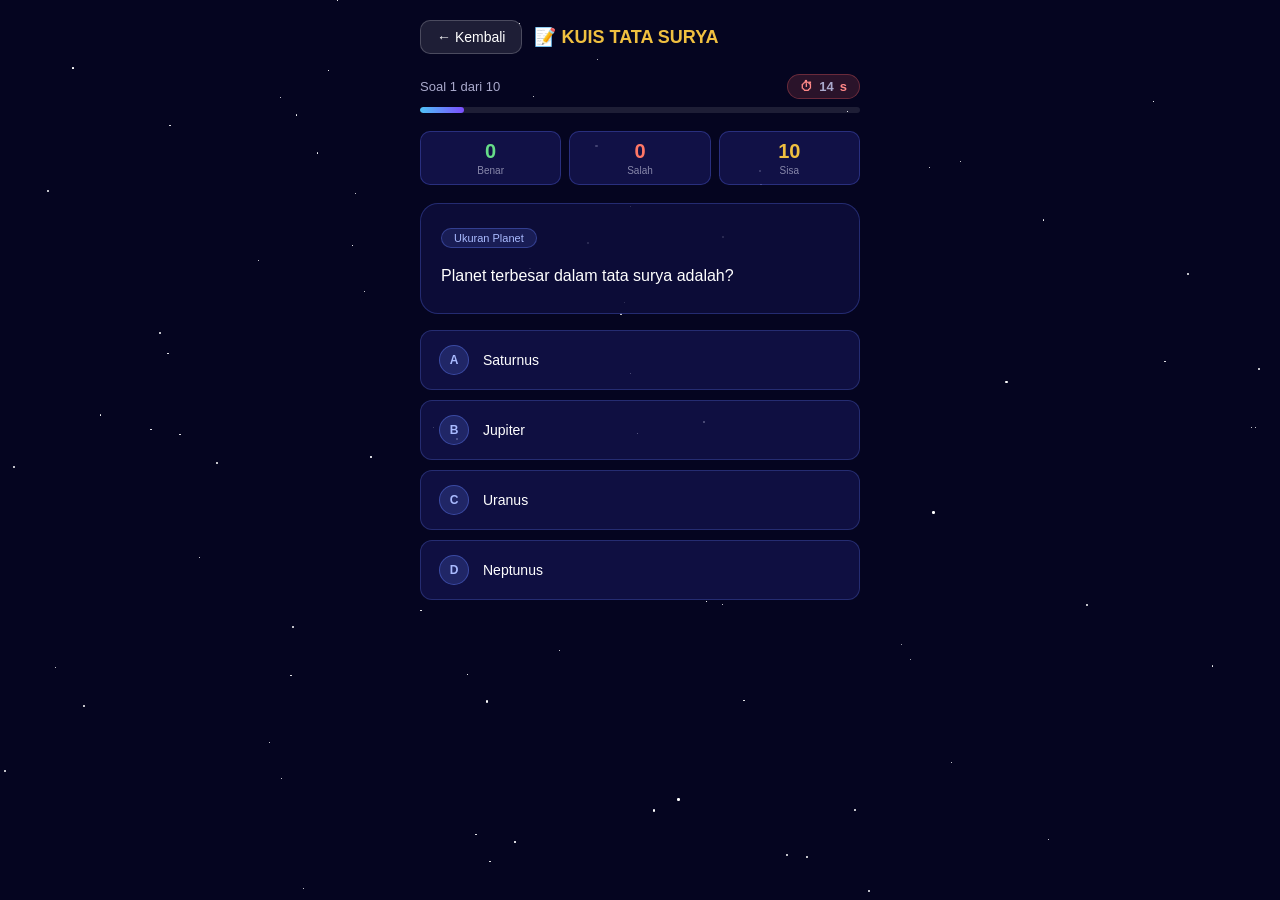
<file: kuis.html>
<!DOCTYPE html>
<html lang="id">
<head>
  <meta charset="UTF-8"/>
  <meta name="viewport" content="width=device-width, initial-scale=1.0"/>
  <title>Kuis Tata Surya</title>
  <style>
    * { margin: 0; padding: 0; box-sizing: border-box; }

    body {
      font-family: 'Segoe UI', Arial, sans-serif;
      background: #050520;
      color: white;
      min-height: 100vh;
    }

    /* Bintang latar */
    .stars { position: fixed; top: 0; left: 0; width: 100%; height: 100%; pointer-events: none; z-index: 0; }
    .star { position: absolute; background: white; border-radius: 50%; animation: twinkle 3s infinite alternate; }
    @keyframes twinkle { 0% { opacity: 0.2; } 100% { opacity: 1; } }

    .container {
      position: relative;
      z-index: 1;
      max-width: 480px;
      margin: 0 auto;
      padding: 20px;
      min-height: 100vh;
    }

    /* Header */
    .header-back {
      display: flex;
      align-items: center;
      gap: 12px;
      margin-bottom: 20px;
    }

    .btn-back {
      background: rgba(255,255,255,0.1);
      border: 1px solid rgba(255,255,255,0.2);
      color: white;
      padding: 8px 16px;
      border-radius: 10px;
      cursor: pointer;
      font-size: 14px;
      text-decoration: none;
      transition: background 0.2s;
    }
    .btn-back:hover { background: rgba(255,255,255,0.2); }

    /* Progress bar */
    .progress-area {
      margin-bottom: 18px;
    }

    .progress-info {
      display: flex;
      justify-content: space-between;
      align-items: center;
      margin-bottom: 8px;
    }

    .progress-info span {
      font-size: 13px;
      color: #aaaacc;
    }

    .timer {
      display: flex;
      align-items: center;
      gap: 6px;
      background: rgba(255,100,100,0.15);
      border: 1px solid rgba(255,100,100,0.3);
      border-radius: 20px;
      padding: 4px 12px;
      font-size: 13px;
      font-weight: 700;
      color: #ff8888;
    }

    .progress-bar-bg {
      height: 6px;
      background: rgba(255,255,255,0.1);
      border-radius: 10px;
      overflow: hidden;
    }

    .progress-bar-fill {
      height: 100%;
      background: linear-gradient(90deg, #4fc3f7, #7c4dff);
      border-radius: 10px;
      transition: width 0.4s ease;
    }

    /* Skor kecil */
    .skor-bar {
      display: flex;
      justify-content: space-between;
      margin-bottom: 18px;
    }

    .skor-item {
      background: rgba(20,20,80,0.8);
      border: 1px solid rgba(100,120,255,0.3);
      border-radius: 10px;
      padding: 8px 14px;
      text-align: center;
      flex: 1;
      margin: 0 4px;
    }

    .skor-item:first-child { margin-left: 0; }
    .skor-item:last-child { margin-right: 0; }

    .skor-item .val {
      font-size: 20px;
      font-weight: 700;
    }

    .skor-item .lbl {
      font-size: 10px;
      color: #8888aa;
      margin-top: 2px;
    }

    .val-benar { color: #66dd88; }
    .val-salah { color: #ff7766; }
    .val-sisa  { color: #f0c040; }

    /* Box soal */
    .soal-box {
      background: rgba(15,15,60,0.85);
      border: 1px solid rgba(80,100,220,0.35);
      border-radius: 18px;
      padding: 24px 20px;
      margin-bottom: 16px;
    }

    .kategori-badge {
      display: inline-block;
      background: rgba(100,130,255,0.15);
      border: 1px solid rgba(100,130,255,0.35);
      border-radius: 20px;
      padding: 3px 12px;
      font-size: 11px;
      color: #aabbff;
      margin-bottom: 14px;
    }

    .pertanyaan {
      font-size: 16px;
      line-height: 1.7;
      color: white;
      font-weight: 500;
    }

    /* Pilihan jawaban */
    .pilihan-list {
      display: flex;
      flex-direction: column;
      gap: 10px;
      margin-bottom: 20px;
    }

    .btn-pilihan {
      display: flex;
      align-items: center;
      gap: 14px;
      width: 100%;
      padding: 14px 18px;
      background: rgba(20,20,80,0.7);
      border: 1px solid rgba(80,100,200,0.35);
      border-radius: 12px;
      color: white;
      font-size: 14px;
      cursor: pointer;
      text-align: left;
      transition: all 0.2s;
    }

    .btn-pilihan:hover:not(:disabled) {
      background: rgba(60,60,160,0.8);
      border-color: rgba(150,180,255,0.6);
      transform: translateX(4px);
    }

    .btn-pilihan:disabled { cursor: not-allowed; }

    .btn-pilihan.benar {
      background: rgba(20,100,50,0.8) !important;
      border-color: #44cc77 !important;
    }

    .btn-pilihan.salah {
      background: rgba(120,30,30,0.8) !important;
      border-color: #cc4444 !important;
    }

    .huruf-opsi {
      width: 30px;
      height: 30px;
      border-radius: 50%;
      background: rgba(100,130,255,0.2);
      border: 1px solid rgba(100,130,255,0.4);
      display: flex;
      align-items: center;
      justify-content: center;
      font-size: 12px;
      font-weight: 700;
      color: #aabbff;
      flex-shrink: 0;
    }

    .benar .huruf-opsi { background: rgba(50,180,100,0.3); border-color: #44cc77; color: #88ffaa; }
    .salah .huruf-opsi { background: rgba(180,50,50,0.3); border-color: #cc4444; color: #ffaaaa; }

    /* Feedback */
    #feedback-box {
      display: none;
      background: rgba(15,15,50,0.9);
      border-radius: 12px;
      padding: 14px 18px;
      font-size: 13px;
      line-height: 1.6;
      color: #ccccee;
      margin-bottom: 16px;
      border-left: 4px solid #44cc77;
    }

    #feedback-box.salah { border-left-color: #cc4444; }

    #feedback-box strong {
      display: block;
      margin-bottom: 4px;
    }

    /* Tombol lanjut */
    #btn-lanjut {
      display: none;
      width: 100%;
      padding: 15px;
      background: linear-gradient(135deg, #1a3a8a, #3a5add);
      border: none;
      border-radius: 12px;
      color: white;
      font-size: 15px;
      font-weight: 700;
      cursor: pointer;
      transition: all 0.2s;
    }

    #btn-lanjut:hover {
      background: linear-gradient(135deg, #2a4aaa, #5a7aff);
      transform: translateY(-2px);
    }

    /* Halaman hasil */
    #halaman-hasil {
      display: none;
      text-align: center;
      padding: 20px 0;
    }

    .hasil-icon {
      font-size: 72px;
      margin-bottom: 16px;
    }

    .hasil-judul {
      font-size: 26px;
      font-weight: 800;
      color: #f0c040;
      margin-bottom: 8px;
    }

    .hasil-sub {
      font-size: 14px;
      color: #aaaacc;
      margin-bottom: 28px;
    }

    .nilai-besar {
      font-size: 88px;
      font-weight: 800;
      line-height: 1;
      margin-bottom: 6px;
    }

    .nilai-label {
      font-size: 14px;
      color: #aaaacc;
      margin-bottom: 28px;
    }

    .grid-hasil {
      display: grid;
      grid-template-columns: 1fr 1fr 1fr;
      gap: 10px;
      margin-bottom: 28px;
    }

    .kartu-hasil {
      background: rgba(15,15,60,0.85);
      border: 1px solid rgba(80,100,200,0.3);
      border-radius: 12px;
      padding: 16px 8px;
      text-align: center;
    }

    .kartu-hasil .kh-val {
      font-size: 28px;
      font-weight: 700;
      margin-bottom: 4px;
    }

    .kartu-hasil .kh-lbl {
      font-size: 11px;
      color: #8888aa;
    }

    .pesan-hasil {
      background: rgba(15,15,60,0.85);
      border: 1px solid rgba(80,100,200,0.3);
      border-radius: 14px;
      padding: 18px 20px;
      font-size: 14px;
      line-height: 1.7;
      color: #ccccee;
      margin-bottom: 24px;
      text-align: left;
    }

    .btn-aksi {
      display: block;
      width: 100%;
      padding: 15px;
      border-radius: 12px;
      font-size: 15px;
      font-weight: 700;
      cursor: pointer;
      transition: all 0.2s;
      margin-bottom: 12px;
      border: none;
      color: white;
    }

    .btn-ulangi {
      background: linear-gradient(135deg, #1a3a8a, #3a5add);
    }
    .btn-ulangi:hover { background: linear-gradient(135deg, #2a4aaa, #5a7aff); }

    .btn-menu {
      background: rgba(255,255,255,0.08);
      border: 1px solid rgba(255,255,255,0.2) !important;
    }
    .btn-menu:hover { background: rgba(255,255,255,0.15); }
  </style>
</head>
<body>

  <div class="stars" id="stars"></div>

  <div class="container">

    <!-- Halaman Soal -->
    <div id="halaman-soal">
      <div class="header-back">
        <a href="index.html" class="btn-back">← Kembali</a>
        <span style="font-size:18px; color:#f0c040; font-weight:700">📝 KUIS TATA SURYA</span>
      </div>

      <!-- Progress -->
      <div class="progress-area">
        <div class="progress-info">
          <span id="label-nomor">Soal 1 dari 10</span>
          <div class="timer" id="timer-box">⏱ <span id="waktu">15</span>s</div>
        </div>
        <div class="progress-bar-bg">
          <div class="progress-bar-fill" id="progress-fill" style="width:10%"></div>
        </div>
      </div>

      <!-- Mini skor -->
      <div class="skor-bar">
        <div class="skor-item">
          <div class="val val-benar" id="mini-benar">0</div>
          <div class="lbl">Benar</div>
        </div>
        <div class="skor-item">
          <div class="val val-salah" id="mini-salah">0</div>
          <div class="lbl">Salah</div>
        </div>
        <div class="skor-item">
          <div class="val val-sisa" id="mini-sisa">10</div>
          <div class="lbl">Sisa</div>
        </div>
      </div>

      <!-- Soal -->
      <div class="soal-box">
        <span class="kategori-badge" id="kategori-badge">Pengetahuan Umum</span>
        <p class="pertanyaan" id="pertanyaan-text">Soal akan muncul di sini...</p>
      </div>

      <!-- Pilihan -->
      <div class="pilihan-list" id="pilihan-list"></div>

      <!-- Feedback -->
      <div id="feedback-box">
        <strong id="feedback-judul">✅ Benar!</strong>
        <span id="feedback-isi"></span>
      </div>

      <!-- Tombol Lanjut -->
      <button id="btn-lanjut" onclick="lanjutSoal()">Lanjut →</button>
    </div>

    <!-- Halaman Hasil -->
    <div id="halaman-hasil">
      <div class="hasil-icon" id="hasil-icon">🏆</div>
      <div class="hasil-judul" id="hasil-judul">Luar Biasa!</div>
      <div class="hasil-sub" id="hasil-sub">Kamu berhasil menyelesaikan kuis</div>

      <div class="nilai-besar" id="nilai-besar" style="color:#f0c040">100</div>
      <div class="nilai-label">Nilai Akhir</div>

      <div class="grid-hasil">
        <div class="kartu-hasil">
          <div class="kh-val" style="color:#66dd88" id="r-benar">0</div>
          <div class="kh-lbl">Benar</div>
        </div>
        <div class="kartu-hasil">
          <div class="kh-val" style="color:#ff7766" id="r-salah">0</div>
          <div class="kh-lbl">Salah</div>
        </div>
        <div class="kartu-hasil">
          <div class="kh-val" style="color:#aabbff" id="r-persen">0%</div>
          <div class="kh-lbl">Akurasi</div>
        </div>
      </div>

      <div class="pesan-hasil" id="pesan-hasil"></div>

      <button class="btn-aksi btn-ulangi" onclick="ulangiKuis()">🔄 Ulangi Kuis</button>
      <button class="btn-aksi btn-menu" onclick="location.href='index.html'">🏠 Menu Utama</button>
    </div>

  </div>

  <script>
    // =============================================
    // DATA SOAL KUIS (10 soal)
    // =============================================
    const semuaSoal = [
      {
        kategori: "Ukuran Planet",
        soal: "Planet terbesar dalam tata surya adalah?",
        opsi: ["Saturnus", "Jupiter", "Uranus", "Neptunus"],
        benar: 1,
        penjelasan: "Jupiter adalah planet terbesar di tata surya, dengan diameter sekitar 139.820 km — lebih dari 11 kali diameter Bumi."
      },
      {
        kategori: "Warna Planet",
        soal: "Planet manakah yang dijuluki 'Planet Merah'?",
        opsi: ["Venus", "Jupiter", "Mars", "Merkurius"],
        benar: 2,
        penjelasan: "Mars dijuluki Planet Merah karena permukaannya kaya kandungan besi oksida (karat) yang membuat warnanya tampak merah kecoklatan."
      },
      {
        kategori: "Posisi Planet",
        soal: "Planet terdekat dari Matahari adalah?",
        opsi: ["Venus", "Bumi", "Mars", "Merkurius"],
        benar: 3,
        penjelasan: "Merkurius adalah planet yang paling dekat dengan Matahari, berjarak rata-rata sekitar 57,9 juta kilometer."
      },
      {
        kategori: "Ciri Khas",
        soal: "Planet yang terkenal memiliki cincin besar dan indah adalah?",
        opsi: ["Uranus", "Neptunus", "Saturnus", "Jupiter"],
        benar: 2,
        penjelasan: "Saturnus terkenal dengan sistem cincinnya yang terdiri dari es dan batu berbatu, membentang hingga 282.000 km dari pusat planet."
      },
      {
        kategori: "Jumlah Planet",
        soal: "Berapa jumlah planet dalam tata surya kita saat ini?",
        opsi: ["7", "8", "9", "10"],
        benar: 1,
        penjelasan: "Tata surya memiliki 8 planet: Merkurius, Venus, Bumi, Mars, Jupiter, Saturnus, Uranus, dan Neptunus. Pluto diklasifikasi ulang sebagai planet kerdil sejak 2006."
      },
      {
        kategori: "Planet Bumi",
        soal: "Berapa persen permukaan Bumi yang tertutup oleh air?",
        opsi: ["50%", "60%", "70%", "80%"],
        benar: 2,
        penjelasan: "Sekitar 70% atau 2/3 permukaan Bumi tertutup oleh air, itulah mengapa Bumi tampak biru dari luar angkasa dan disebut 'Planet Biru'."
      },
      {
        kategori: "Temperatur",
        soal: "Planet terpanas di tata surya adalah?",
        opsi: ["Merkurius", "Venus", "Mars", "Jupiter"],
        benar: 1,
        penjelasan: "Meski Merkurius lebih dekat ke Matahari, Venus adalah planet terpanas dengan suhu rata-rata 465°C karena efek rumah kaca ekstrem dari atmosfernya."
      },
      {
        kategori: "Posisi Planet",
        soal: "Planet terjauh dari Matahari dalam tata surya adalah?",
        opsi: ["Uranus", "Saturnus", "Jupiter", "Neptunus"],
        benar: 3,
        penjelasan: "Neptunus adalah planet terjauh dari Matahari, berjarak sekitar 4,5 miliar km. Satu tahun di Neptunus setara 165 tahun di Bumi."
      },
      {
        kategori: "Ciri Khas",
        soal: "Planet yang berputar miring hampir 98 derajat pada porosnya adalah?",
        opsi: ["Neptunus", "Saturnus", "Jupiter", "Uranus"],
        benar: 3,
        penjelasan: "Uranus memiliki kemiringan sumbu rotasi sebesar 97,77°, sehingga seolah-olah bergelinding di orbitnya. Akibatnya, musim di Uranus berlangsung selama 21 tahun Bumi."
      },
      {
        kategori: "Revolusi Planet",
        soal: "Planet mana yang membutuhkan waktu paling lama untuk mengelilingi Matahari?",
        opsi: ["Saturnus", "Uranus", "Jupiter", "Neptunus"],
        benar: 3,
        penjelasan: "Neptunus membutuhkan waktu sekitar 164,8 tahun Bumi untuk satu kali mengelilingi Matahari karena jaraknya yang paling jauh dari Matahari."
      }
    ];

    let soalAktif = [];
    let indexSoal = 0;
    let skorBenar = 0;
    let skorSalah = 0;
    let sudahJawab = false;
    let intervalTimer = null;
    let waktuSisa = 15;

    // =============================================
    // INISIALISASI KUIS
    // =============================================
    function inisialisasi() {
      // Acak urutan soal
      soalAktif = [...semuaSoal].sort(() => Math.random() - 0.5);
      indexSoal = 0;
      skorBenar = 0;
      skorSalah = 0;

      document.getElementById('halaman-soal').style.display = 'block';
      document.getElementById('halaman-hasil').style.display = 'none';

      tampilSoal();
    }

    function tampilSoal() {
      if (indexSoal >= soalAktif.length) {
        tampilHasil();
        return;
      }

      sudahJawab = false;
      const soal = soalAktif[indexSoal];

      // Update progress
      const persen = ((indexSoal + 1) / soalAktif.length) * 100;
      document.getElementById('progress-fill').style.width = persen + '%';
      document.getElementById('label-nomor').textContent =
        `Soal ${indexSoal + 1} dari ${soalAktif.length}`;

      // Mini skor
      document.getElementById('mini-benar').textContent = skorBenar;
      document.getElementById('mini-salah').textContent = skorSalah;
      document.getElementById('mini-sisa').textContent = soalAktif.length - indexSoal;

      // Soal
      document.getElementById('kategori-badge').textContent = soal.kategori;
      document.getElementById('pertanyaan-text').textContent = soal.soal;

      // Render pilihan
      const list = document.getElementById('pilihan-list');
      list.innerHTML = '';
      const huruf = ['A', 'B', 'C', 'D'];

      soal.opsi.forEach((opsi, i) => {
        const btn = document.createElement('button');
        btn.className = 'btn-pilihan';
        btn.innerHTML = `
          <div class="huruf-opsi">${huruf[i]}</div>
          <span>${opsi}</span>
        `;
        btn.onclick = () => pilihJawaban(i);
        list.appendChild(btn);
      });

      // Sembunyikan feedback dan tombol lanjut
      document.getElementById('feedback-box').style.display = 'none';
      document.getElementById('btn-lanjut').style.display = 'none';

      // Mulai timer
      mulaiTimer();
    }

    // =============================================
    // TIMER
    // =============================================
    function mulaiTimer() {
      waktuSisa = 15;
      document.getElementById('waktu').textContent = waktuSisa;
      document.getElementById('timer-box').style.color = '#ff8888';

      clearInterval(intervalTimer);
      intervalTimer = setInterval(() => {
        waktuSisa--;
        document.getElementById('waktu').textContent = waktuSisa;

        if (waktuSisa <= 5) {
          document.getElementById('timer-box').style.color = '#ff4444';
        }

        if (waktuSisa <= 0) {
          clearInterval(intervalTimer);
          if (!sudahJawab) {
            // Waktu habis = salah
            waktuHabis();
          }
        }
      }, 1000);
    }

    function waktuHabis() {
      sudahJawab = true;
      skorSalah++;

      const soal = soalAktif[indexSoal];
      const tombol = document.querySelectorAll('.btn-pilihan');

      tombol.forEach(btn => btn.disabled = true);
      tombol[soal.benar].classList.add('benar');

      tampilFeedback(false, 'Waktu habis! ' + soal.penjelasan);
    }

    // =============================================
    // PILIH JAWABAN
    // =============================================
    function pilihJawaban(index) {
      if (sudahJawab) return;
      sudahJawab = true;
      clearInterval(intervalTimer);

      const soal = soalAktif[indexSoal];
      const tombol = document.querySelectorAll('.btn-pilihan');

      tombol.forEach(btn => btn.disabled = true);

      if (index === soal.benar) {
        skorBenar++;
        tombol[index].classList.add('benar');
        tampilFeedback(true, soal.penjelasan);
      } else {
        skorSalah++;
        tombol[index].classList.add('salah');
        tombol[soal.benar].classList.add('benar');
        tampilFeedback(false, soal.penjelasan);
      }
    }

    function tampilFeedback(benar, penjelasan) {
      const box = document.getElementById('feedback-box');
      const judul = document.getElementById('feedback-judul');
      const isi = document.getElementById('feedback-isi');

      if (benar) {
        box.className = '';
        box.style.borderLeftColor = '#44cc77';
        judul.textContent = '✅ Jawaban Benar!';
        judul.style.color = '#66dd88';
      } else {
        box.style.borderLeftColor = '#cc4444';
        judul.textContent = '❌ Jawaban Salah!';
        judul.style.color = '#ff7766';
      }

      isi.textContent = penjelasan;
      box.style.display = 'block';
      document.getElementById('btn-lanjut').style.display = 'block';

      const isLast = indexSoal >= soalAktif.length - 1;
      document.getElementById('btn-lanjut').textContent =
        isLast ? '📊 Lihat Hasil' : 'Lanjut →';
    }

    function lanjutSoal() {
      indexSoal++;
      tampilSoal();
    }

    // =============================================
    // HASIL AKHIR
    // =============================================
    function tampilHasil() {
      clearInterval(intervalTimer);
      document.getElementById('halaman-soal').style.display = 'none';
      document.getElementById('halaman-hasil').style.display = 'block';

      const total = soalAktif.length;
      const nilai = Math.round((skorBenar / total) * 100);
      const persen = Math.round((skorBenar / total) * 100);

      document.getElementById('nilai-besar').textContent = nilai;
      document.getElementById('r-benar').textContent = skorBenar;
      document.getElementById('r-salah').textContent = skorSalah;
      document.getElementById('r-persen').textContent = persen + '%';

      let icon, judul, sub, pesan, warnaKilai;

      if (nilai >= 90) {
        icon = '🏆'; judul = 'Luar Biasa!'; sub = 'Nilai sempurna!';
        warnaKilai = '#f0c040';
        pesan = `Selamat! Kamu mendapat nilai ${nilai}. Penguasaanmu tentang Tata Surya sangat luar biasa! Terus pertahankan semangat belajarmu dan jadilah ilmuwan masa depan!`;
      } else if (nilai >= 70) {
        icon = '⭐'; judul = 'Bagus Sekali!'; sub = 'Hampir sempurna!';
        warnaKilai = '#66dd88';
        pesan = `Hebat! Kamu mendapat nilai ${nilai}. Pemahamanmu tentang Tata Surya sudah sangat baik. Ulangi materi tentang soal yang salah untuk mendapat nilai sempurna!`;
      } else if (nilai >= 50) {
        icon = '👍'; judul = 'Cukup Baik!'; sub = 'Terus semangat!';
        warnaKilai = '#4fc3f7';
        pesan = `Kamu mendapat nilai ${nilai}. Sudah cukup baik! Pelajari kembali materi yang masih kurang dipahami, terutama tentang ciri-ciri dan posisi setiap planet.`;
      } else {
        icon = '📚'; judul = 'Jangan Menyerah!'; sub = 'Belajar lagi yuk!';
        warnaKilai = '#ff7766';
        pesan = `Kamu mendapat nilai ${nilai}. Jangan putus asa! Coba gunakan fitur Kamera AR untuk belajar lebih interaktif tentang setiap planet. Setelah itu coba kuis lagi!`;
      }

      document.getElementById('hasil-icon').textContent = icon;
      document.getElementById('hasil-judul').textContent = judul;
      document.getElementById('hasil-sub').textContent = sub;
      document.getElementById('nilai-besar').style.color = warnaKilai;
      document.getElementById('pesan-hasil').textContent = pesan;
    }

    function ulangiKuis() {
      inisialisasi();
    }

    // =============================================
    // BINTANG LATAR
    // =============================================
    const sc = document.getElementById('stars');
    for (let i = 0; i < 80; i++) {
      const s = document.createElement('div');
      s.className = 'star';
      const sz = Math.random() * 2 + 0.5;
      s.style.cssText = `width:${sz}px;height:${sz}px;top:${Math.random()*100}%;left:${Math.random()*100}%;animation-delay:${Math.random()*3}s;animation-duration:${2+Math.random()*3}s;`;
      sc.appendChild(s);
    }

    // Mulai kuis
    inisialisasi();
  </script>
</body>
</html>
</file>
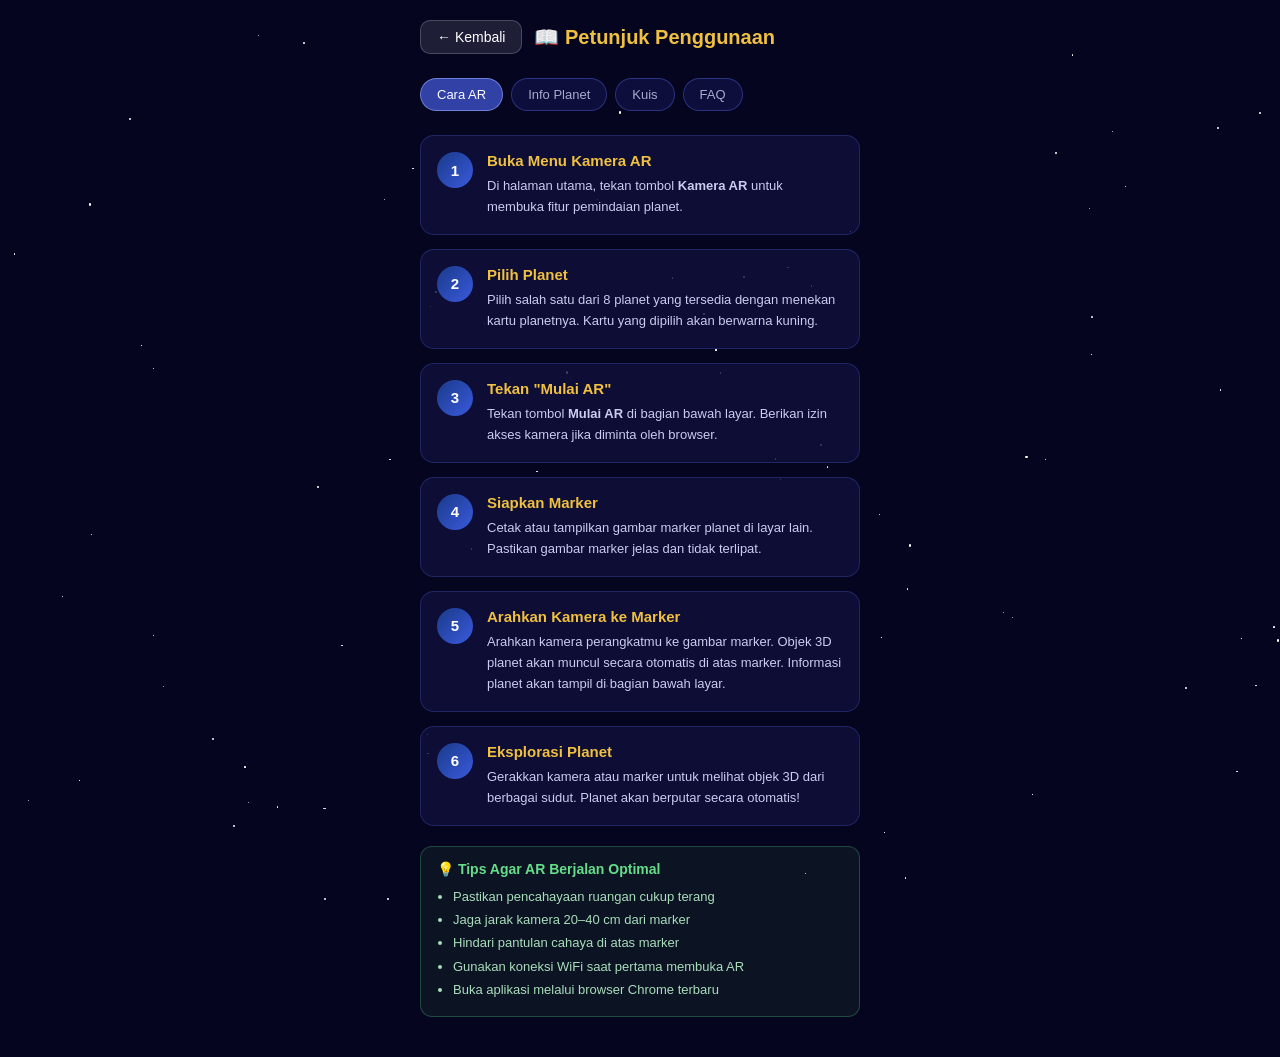
<file: petunjuk.html>
<!DOCTYPE html>
<html lang="id">
<head>
  <meta charset="UTF-8"/>
  <meta name="viewport" content="width=device-width, initial-scale=1.0"/>
  <title>Petunjuk - Tata Surya AR</title>
  <style>
    * { margin: 0; padding: 0; box-sizing: border-box; }

    body {
      font-family: 'Segoe UI', Arial, sans-serif;
      background: #050520;
      color: white;
      min-height: 100vh;
    }

    .stars { position: fixed; top: 0; left: 0; width: 100%; height: 100%; pointer-events: none; z-index: 0; }
    .star { position: absolute; background: white; border-radius: 50%; animation: twinkle 3s infinite alternate; }
    @keyframes twinkle { 0% { opacity: 0.2; } 100% { opacity: 1; } }

    .container {
      position: relative;
      z-index: 1;
      max-width: 480px;
      margin: 0 auto;
      padding: 20px;
      padding-bottom: 40px;
    }

    .header-back {
      display: flex;
      align-items: center;
      gap: 12px;
      margin-bottom: 24px;
    }

    .btn-back {
      background: rgba(255,255,255,0.1);
      border: 1px solid rgba(255,255,255,0.2);
      color: white;
      padding: 8px 16px;
      border-radius: 10px;
      cursor: pointer;
      font-size: 14px;
      text-decoration: none;
      transition: background 0.2s;
    }
    .btn-back:hover { background: rgba(255,255,255,0.2); }

    .header-back h2 {
      font-size: 20px;
      color: #f0c040;
      font-weight: 700;
    }

    /* Tab navigasi */
    .tab-bar {
      display: flex;
      gap: 8px;
      margin-bottom: 20px;
      overflow-x: auto;
      padding-bottom: 4px;
    }

    .tab-btn {
      padding: 8px 16px;
      border-radius: 20px;
      border: 1px solid rgba(100,120,255,0.35);
      background: rgba(20,20,80,0.6);
      color: #aaaacc;
      font-size: 13px;
      cursor: pointer;
      white-space: nowrap;
      transition: all 0.2s;
    }

    .tab-btn.aktif {
      background: rgba(60,80,200,0.8);
      border-color: rgba(150,170,255,0.6);
      color: white;
    }

    /* Konten Tab */
    .tab-konten { display: none; }
    .tab-konten.aktif { display: block; }

    /* Langkah-langkah */
    .step-list {
      display: flex;
      flex-direction: column;
      gap: 14px;
    }

    .step-item {
      display: flex;
      gap: 14px;
      align-items: flex-start;
      background: rgba(15,15,60,0.8);
      border: 1px solid rgba(80,100,200,0.3);
      border-radius: 14px;
      padding: 16px;
    }

    .step-num {
      width: 36px;
      height: 36px;
      border-radius: 50%;
      background: linear-gradient(135deg, #1a3a8a, #3a5add);
      display: flex;
      align-items: center;
      justify-content: center;
      font-size: 15px;
      font-weight: 700;
      color: white;
      flex-shrink: 0;
    }

    .step-content h3 {
      font-size: 15px;
      color: #f0c040;
      margin-bottom: 6px;
      font-weight: 600;
    }

    .step-content p {
      font-size: 13px;
      color: #ccccee;
      line-height: 1.65;
    }

    /* Info planet */
    .planet-info-grid {
      display: flex;
      flex-direction: column;
      gap: 10px;
    }

    .planet-info-row {
      display: flex;
      gap: 12px;
      align-items: center;
      background: rgba(15,15,60,0.8);
      border: 1px solid rgba(80,100,200,0.25);
      border-radius: 12px;
      padding: 12px 14px;
    }

    .planet-dot {
      width: 38px;
      height: 38px;
      border-radius: 50%;
      flex-shrink: 0;
    }

    .planet-info-teks h4 {
      font-size: 14px;
      color: white;
      margin-bottom: 3px;
    }

    .planet-info-teks p {
      font-size: 12px;
      color: #9999bb;
      line-height: 1.5;
    }

    /* FAQ */
    .faq-list {
      display: flex;
      flex-direction: column;
      gap: 10px;
    }

    .faq-item {
      background: rgba(15,15,60,0.8);
      border: 1px solid rgba(80,100,200,0.25);
      border-radius: 12px;
      overflow: hidden;
    }

    .faq-q {
      padding: 14px 16px;
      font-size: 14px;
      color: #f0c040;
      font-weight: 600;
      cursor: pointer;
      display: flex;
      justify-content: space-between;
      align-items: center;
      user-select: none;
    }

    .faq-q .arrow {
      font-size: 12px;
      transition: transform 0.25s;
      color: #8888aa;
    }

    .faq-item.terbuka .faq-q .arrow {
      transform: rotate(180deg);
    }

    .faq-a {
      display: none;
      padding: 0 16px 14px;
      font-size: 13px;
      color: #ccccee;
      line-height: 1.7;
      border-top: 1px solid rgba(80,100,200,0.2);
      padding-top: 12px;
    }

    .faq-item.terbuka .faq-a {
      display: block;
    }

    /* Tips kotak */
    .tips-box {
      background: rgba(80,160,80,0.1);
      border: 1px solid rgba(80,200,120,0.3);
      border-radius: 12px;
      padding: 14px 16px;
      margin-top: 14px;
    }

    .tips-box h4 {
      color: #66dd88;
      font-size: 14px;
      margin-bottom: 8px;
    }

    .tips-box ul {
      padding-left: 16px;
    }

    .tips-box li {
      font-size: 13px;
      color: #aaddbb;
      line-height: 1.8;
    }
  </style>
</head>
<body>

  <div class="stars" id="stars"></div>

  <div class="container">
    <div class="header-back">
      <a href="index.html" class="btn-back">← Kembali</a>
      <h2>📖 Petunjuk Penggunaan</h2>
    </div>

    <!-- Tab navigasi -->
    <div class="tab-bar">
      <button class="tab-btn aktif" onclick="gantiTab('cara-ar')">Cara AR</button>
      <button class="tab-btn" onclick="gantiTab('planet')">Info Planet</button>
      <button class="tab-btn" onclick="gantiTab('kuis-ptj')">Kuis</button>
      <button class="tab-btn" onclick="gantiTab('faq')">FAQ</button>
    </div>

    <!-- Tab: Cara Pakai AR -->
    <div id="tab-cara-ar" class="tab-konten aktif">
      <div class="step-list">
        <div class="step-item">
          <div class="step-num">1</div>
          <div class="step-content">
            <h3>Buka Menu Kamera AR</h3>
            <p>Di halaman utama, tekan tombol <strong>Kamera AR</strong> untuk membuka fitur pemindaian planet.</p>
          </div>
        </div>
        <div class="step-item">
          <div class="step-num">2</div>
          <div class="step-content">
            <h3>Pilih Planet</h3>
            <p>Pilih salah satu dari 8 planet yang tersedia dengan menekan kartu planetnya. Kartu yang dipilih akan berwarna kuning.</p>
          </div>
        </div>
        <div class="step-item">
          <div class="step-num">3</div>
          <div class="step-content">
            <h3>Tekan "Mulai AR"</h3>
            <p>Tekan tombol <strong>Mulai AR</strong> di bagian bawah layar. Berikan izin akses kamera jika diminta oleh browser.</p>
          </div>
        </div>
        <div class="step-item">
          <div class="step-num">4</div>
          <div class="step-content">
            <h3>Siapkan Marker</h3>
            <p>Cetak atau tampilkan gambar marker planet di layar lain. Pastikan gambar marker jelas dan tidak terlipat.</p>
          </div>
        </div>
        <div class="step-item">
          <div class="step-num">5</div>
          <div class="step-content">
            <h3>Arahkan Kamera ke Marker</h3>
            <p>Arahkan kamera perangkatmu ke gambar marker. Objek 3D planet akan muncul secara otomatis di atas marker. Informasi planet akan tampil di bagian bawah layar.</p>
          </div>
        </div>
        <div class="step-item">
          <div class="step-num">6</div>
          <div class="step-content">
            <h3>Eksplorasi Planet</h3>
            <p>Gerakkan kamera atau marker untuk melihat objek 3D dari berbagai sudut. Planet akan berputar secara otomatis!</p>
          </div>
        </div>
      </div>

      <div class="tips-box" style="margin-top:20px">
        <h4>💡 Tips Agar AR Berjalan Optimal</h4>
        <ul>
          <li>Pastikan pencahayaan ruangan cukup terang</li>
          <li>Jaga jarak kamera 20–40 cm dari marker</li>
          <li>Hindari pantulan cahaya di atas marker</li>
          <li>Gunakan koneksi WiFi saat pertama membuka AR</li>
          <li>Buka aplikasi melalui browser Chrome terbaru</li>
        </ul>
      </div>
    </div>

    <!-- Tab: Info Planet -->
    <div id="tab-planet" class="tab-konten">
      <div class="planet-info-grid">
        <div class="planet-info-row">
          <div class="planet-dot" style="background:radial-gradient(circle at 35% 35%, #bdbdbd, #9e9e9e)"></div>
          <div class="planet-info-teks">
            <h4>Merkurius — Planet ke-1</h4>
            <p>Planet terkecil. Suhu siang 430°C, malam -180°C. Tidak memiliki satelit alami.</p>
          </div>
        </div>
        <div class="planet-info-row">
          <div class="planet-dot" style="background:radial-gradient(circle at 35% 35%, #f0d890, #e8c97a)"></div>
          <div class="planet-info-teks">
            <h4>Venus — Planet ke-2</h4>
            <p>Planet terpanas (465°C). Berputar berlawanan arah dengan planet lain. Tanpa satelit.</p>
          </div>
        </div>
        <div class="planet-info-row">
          <div class="planet-dot" style="background:radial-gradient(circle at 35% 35%, #4488ff, #2266cc)"></div>
          <div class="planet-info-teks">
            <h4>Bumi — Planet ke-3</h4>
            <p>Satu-satunya planet berpenghuni. 70% permukaannya air. Memiliki 1 satelit: Bulan.</p>
          </div>
        </div>
        <div class="planet-info-row">
          <div class="planet-dot" style="background:radial-gradient(circle at 35% 35%, #ff6644, #cc4422)"></div>
          <div class="planet-info-teks">
            <h4>Mars — Planet ke-4</h4>
            <p>Planet Merah. Memiliki gunung berapi tertinggi (Olympus Mons). Punya 2 satelit kecil.</p>
          </div>
        </div>
        <div class="planet-info-row">
          <div class="planet-dot" style="background:radial-gradient(circle at 35% 35%, #ffaa66, #c88844)"></div>
          <div class="planet-info-teks">
            <h4>Jupiter — Planet ke-5</h4>
            <p>Planet terbesar. Punya Bintik Merah Besar (badai raksasa). Memiliki 95 satelit.</p>
          </div>
        </div>
        <div class="planet-info-row">
          <div class="planet-dot" style="background:radial-gradient(circle at 35% 35%, #f0cc88, #d4aa70)"></div>
          <div class="planet-info-teks">
            <h4>Saturnus — Planet ke-6</h4>
            <p>Terkenal dengan cincinnya dari es dan batu. Planet terbesar kedua. Punya 83 satelit.</p>
          </div>
        </div>
        <div class="planet-info-row">
          <div class="planet-dot" style="background:radial-gradient(circle at 35% 35%, #aaeeff, #88ccdd)"></div>
          <div class="planet-info-teks">
            <h4>Uranus — Planet ke-7</h4>
            <p>Berwarna biru-hijau. Berputar miring 98°. Punya 27 satelit. Terdingin di tata surya.</p>
          </div>
        </div>
        <div class="planet-info-row">
          <div class="planet-dot" style="background:radial-gradient(circle at 35% 35%, #5577ff, #3355cc)"></div>
          <div class="planet-info-teks">
            <h4>Neptunus — Planet ke-8</h4>
            <p>Planet terjauh. Angin tercepat (2.100 km/jam). 1 tahun = 165 tahun Bumi. Punya 16 satelit.</p>
          </div>
        </div>
      </div>
    </div>

    <!-- Tab: Petunjuk Kuis -->
    <div id="tab-kuis-ptj" class="tab-konten">
      <div class="step-list">
        <div class="step-item">
          <div class="step-num">1</div>
          <div class="step-content">
            <h3>Buka Menu Kuis</h3>
            <p>Tekan tombol <strong>Kuis</strong> di halaman utama untuk memulai sesi kuis.</p>
          </div>
        </div>
        <div class="step-item">
          <div class="step-num">2</div>
          <div class="step-content">
            <h3>Baca Soal dengan Teliti</h3>
            <p>Setiap soal berisi pertanyaan tentang tata surya. Baca soal dengan seksama sebelum memilih jawaban.</p>
          </div>
        </div>
        <div class="step-item">
          <div class="step-num">3</div>
          <div class="step-content">
            <h3>Perhatikan Timer</h3>
            <p>Setiap soal memiliki batas waktu <strong>15 detik</strong>. Jawab sebelum waktu habis! Jika waktu habis, jawaban dianggap salah.</p>
          </div>
        </div>
        <div class="step-item">
          <div class="step-num">4</div>
          <div class="step-content">
            <h3>Pilih Jawaban</h3>
            <p>Tekan salah satu dari 4 pilihan jawaban. Jawaban benar akan berwarna hijau, jawaban salah berwarna merah.</p>
          </div>
        </div>
        <div class="step-item">
          <div class="step-num">5</div>
          <div class="step-content">
            <h3>Baca Penjelasan</h3>
            <p>Setelah menjawab, akan muncul penjelasan singkat tentang jawaban yang benar. Ini sangat berguna untuk belajar!</p>
          </div>
        </div>
        <div class="step-item">
          <div class="step-num">6</div>
          <div class="step-content">
            <h3>Lihat Hasil Akhir</h3>
            <p>Setelah 10 soal selesai, nilai akhirmu akan ditampilkan beserta jumlah benar dan salah. Coba ulangi untuk mendapat nilai lebih tinggi!</p>
          </div>
        </div>
      </div>
    </div>

    <!-- Tab: FAQ -->
    <div id="tab-faq" class="tab-konten">
      <div class="faq-list">
        <div class="faq-item">
          <div class="faq-q" onclick="toggleFaq(this)">
            Mengapa kamera AR tidak muncul?
            <span class="arrow">▼</span>
          </div>
          <div class="faq-a">
            Pastikan kamu sudah memberikan izin akses kamera pada browser. Buka Pengaturan browser → Privasi → Izin Kamera, lalu aktifkan untuk situs ini. Juga pastikan aplikasi dibuka melalui HTTPS atau localhost.
          </div>
        </div>
        <div class="faq-item">
          <div class="faq-q" onclick="toggleFaq(this)">
            Marker tidak terdeteksi, apa yang harus dilakukan?
            <span class="arrow">▼</span>
          </div>
          <div class="faq-a">
            Pastikan gambar marker yang kamu gunakan sesuai dengan planet yang dipilih. Cetak marker dengan resolusi yang jelas, tidak buram, dan tidak terlipat. Perbaiki pencahayaan ruangan dan jaga jarak kamera 20–40 cm dari marker.
          </div>
        </div>
        <div class="faq-item">
          <div class="faq-q" onclick="toggleFaq(this)">
            Apakah perlu internet untuk menggunakan aplikasi ini?
            <span class="arrow">▼</span>
          </div>
          <div class="faq-a">
            Untuk pertama kali membuka halaman AR, browser perlu memuat library dari internet. Setelah itu, jika menggunakan localhost (XAMPP/Live Server), tidak perlu internet. Jika deploy di GitHub Pages, koneksi internet tetap diperlukan.
          </div>
        </div>
        <div class="faq-item">
          <div class="faq-q" onclick="toggleFaq(this)">
            Di mana mendapatkan gambar marker planet?
            <span class="arrow">▼</span>
          </div>
          <div class="faq-a">
            Gambar marker dibuat oleh pengembang dan tersedia di folder <code>images/</code> dalam paket aplikasi. Cetak atau tampilkan gambar tersebut di layar lain untuk digunakan sebagai marker AR.
          </div>
        </div>
        <div class="faq-item">
          <div class="faq-q" onclick="toggleFaq(this)">
            Browser apa yang direkomendasikan?
            <span class="arrow">▼</span>
          </div>
          <div class="faq-a">
            Google Chrome versi terbaru sangat direkomendasikan karena mendukung WebXR dan WebGL dengan baik. Mozilla Firefox juga bisa digunakan. Hindari menggunakan browser bawaan Android karena mungkin tidak mendukung semua fitur AR.
          </div>
        </div>
        <div class="faq-item">
          <div class="faq-q" onclick="toggleFaq(this)">
            Mengapa soal kuis selalu berbeda urutannya?
            <span class="arrow">▼</span>
          </div>
          <div class="faq-a">
            Urutan soal dikacak secara otomatis setiap kali kuis dimulai atau diulang. Ini dirancang agar kamu tidak menghafal urutan jawaban, tetapi benar-benar memahami materinya.
          </div>
        </div>
      </div>
    </div>

  </div>

  <script>
    function gantiTab(id) {
      document.querySelectorAll('.tab-konten').forEach(t => t.classList.remove('aktif'));
      document.querySelectorAll('.tab-btn').forEach(b => b.classList.remove('aktif'));
      document.getElementById('tab-' + id).classList.add('aktif');
      event.target.classList.add('aktif');
    }

    function toggleFaq(el) {
      const item = el.parentElement;
      item.classList.toggle('terbuka');
    }

    // Bintang
    const sc = document.getElementById('stars');
    for (let i = 0; i < 80; i++) {
      const s = document.createElement('div');
      s.className = 'star';
      const sz = Math.random() * 2 + 0.5;
      s.style.cssText = `width:${sz}px;height:${sz}px;top:${Math.random()*100}%;left:${Math.random()*100}%;animation-delay:${Math.random()*3}s;animation-duration:${2+Math.random()*3}s;`;
      sc.appendChild(s);
    }
  </script>
</body>
</html>
</file>
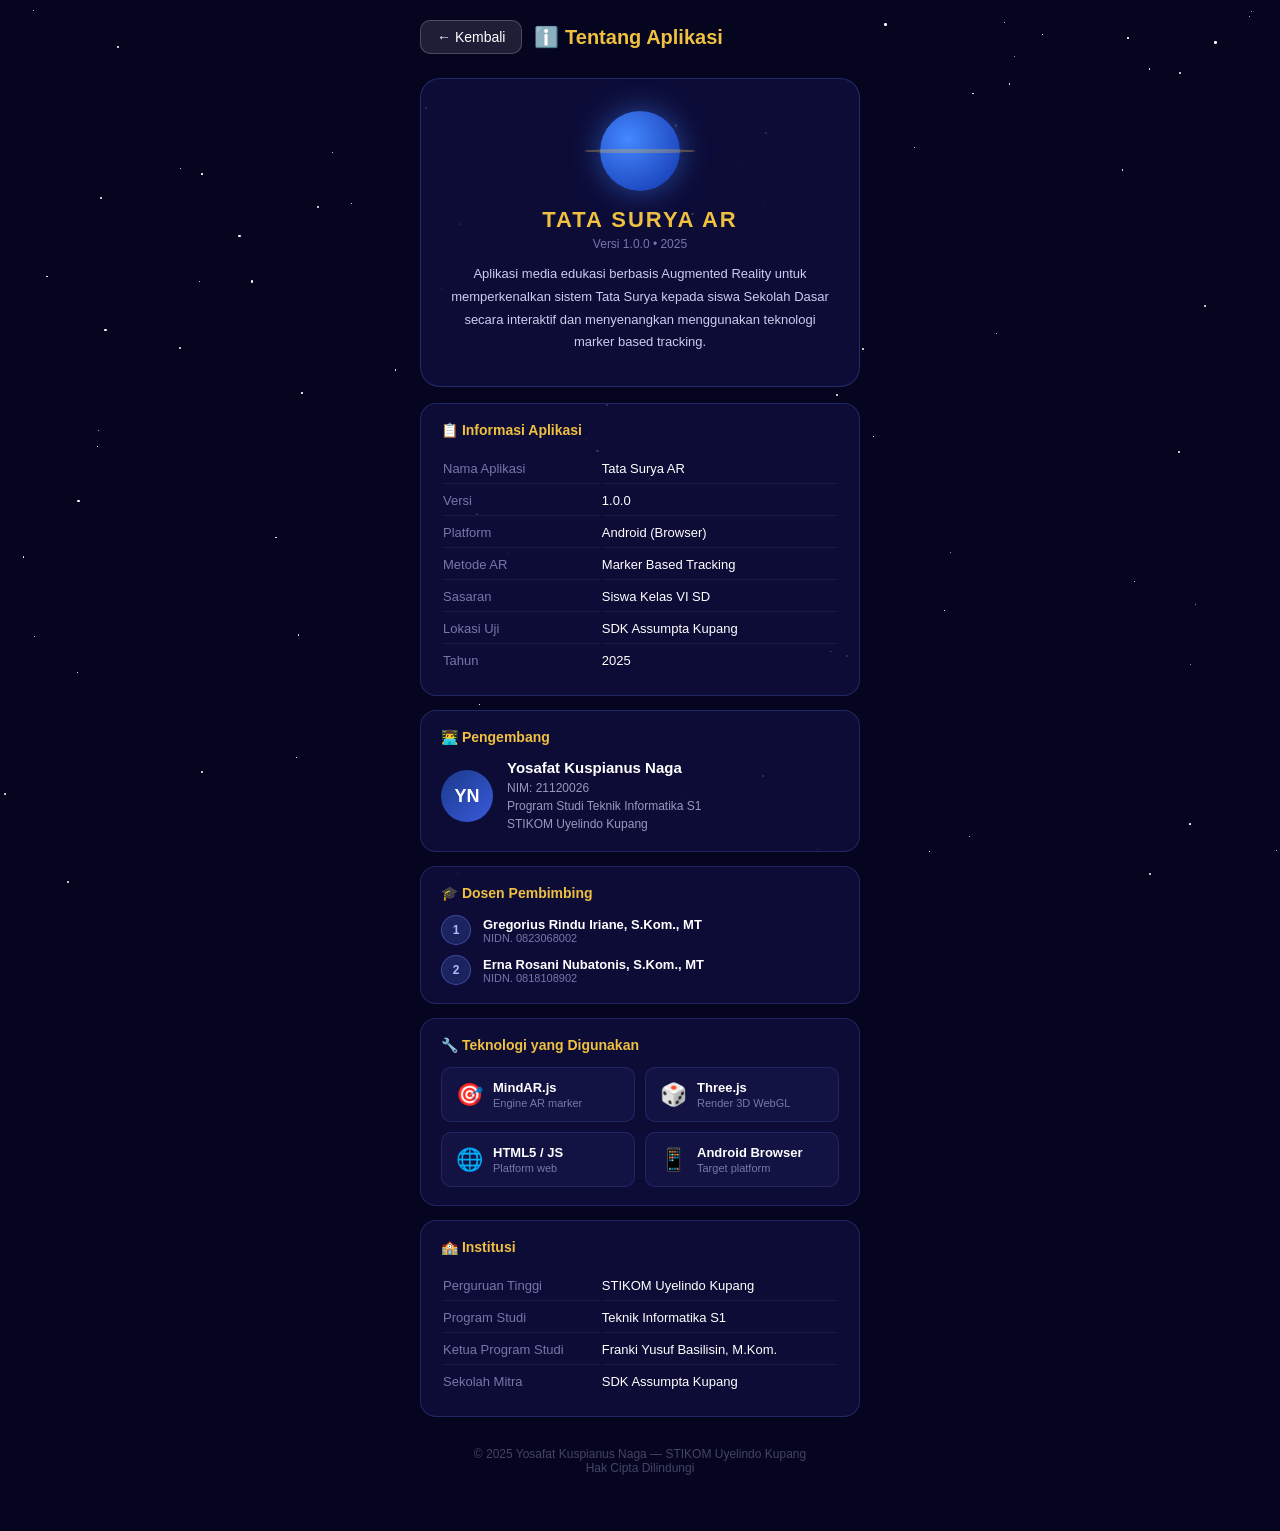
<file: tentang.html>
<!DOCTYPE html>
<html lang="id">
<head>
  <meta charset="UTF-8"/>
  <meta name="viewport" content="width=device-width, initial-scale=1.0"/>
  <title>Tentang - Tata Surya AR</title>
  <style>
    * { margin: 0; padding: 0; box-sizing: border-box; }

    body {
      font-family: 'Segoe UI', Arial, sans-serif;
      background: #050520;
      color: white;
      min-height: 100vh;
    }

    .stars { position: fixed; top: 0; left: 0; width: 100%; height: 100%; pointer-events: none; z-index: 0; }
    .star { position: absolute; background: white; border-radius: 50%; animation: twinkle 3s infinite alternate; }
    @keyframes twinkle { 0% { opacity: 0.2; } 100% { opacity: 1; } }

    .container {
      position: relative;
      z-index: 1;
      max-width: 480px;
      margin: 0 auto;
      padding: 20px;
      padding-bottom: 40px;
    }

    .header-back {
      display: flex;
      align-items: center;
      gap: 12px;
      margin-bottom: 24px;
    }

    .btn-back {
      background: rgba(255,255,255,0.1);
      border: 1px solid rgba(255,255,255,0.2);
      color: white;
      padding: 8px 16px;
      border-radius: 10px;
      cursor: pointer;
      font-size: 14px;
      text-decoration: none;
    }
    .btn-back:hover { background: rgba(255,255,255,0.2); }

    .header-back h2 {
      font-size: 20px;
      color: #f0c040;
      font-weight: 700;
    }

    /* Hero aplikasi */
    .app-hero {
      background: rgba(15,15,60,0.85);
      border: 1px solid rgba(80,100,200,0.35);
      border-radius: 20px;
      padding: 32px 24px;
      text-align: center;
      margin-bottom: 16px;
    }

    .app-planet {
      width: 80px;
      height: 80px;
      border-radius: 50%;
      background: radial-gradient(circle at 35% 35%, #4488ff, #1133aa);
      margin: 0 auto 16px;
      box-shadow: 0 0 30px rgba(68, 136, 255, 0.5);
      position: relative;
      animation: glow 3s ease-in-out infinite alternate;
    }

    .app-planet::after {
      content: '';
      position: absolute;
      top: 50%;
      left: -20%;
      width: 140%;
      height: 16px;
      background: rgba(240, 192, 64, 0.3);
      border-radius: 50%;
      transform: translateY(-50%) rotateX(75deg);
    }

    @keyframes glow {
      0% { box-shadow: 0 0 20px rgba(68,136,255,0.4); }
      100% { box-shadow: 0 0 45px rgba(68,136,255,0.8); }
    }

    .app-nama {
      font-size: 22px;
      font-weight: 800;
      letter-spacing: 2px;
      color: #f0c040;
      margin-bottom: 4px;
    }

    .app-versi {
      font-size: 12px;
      color: #7777aa;
      margin-bottom: 12px;
    }

    .app-deskripsi {
      font-size: 13px;
      color: #ccccee;
      line-height: 1.75;
    }

    /* Bagian info */
    .info-section {
      background: rgba(15,15,60,0.85);
      border: 1px solid rgba(80,100,200,0.3);
      border-radius: 16px;
      padding: 18px 20px;
      margin-bottom: 14px;
    }

    .info-section h3 {
      font-size: 14px;
      color: #f0c040;
      font-weight: 700;
      margin-bottom: 14px;
      display: flex;
      align-items: center;
      gap: 8px;
    }

    /* Tabel info */
    .info-table { width: 100%; }
    .info-table tr td {
      padding: 7px 0;
      font-size: 13px;
      border-bottom: 1px solid rgba(80,100,200,0.15);
    }
    .info-table tr:last-child td { border-bottom: none; }
    .info-table td:first-child { color: #7777aa; width: 40%; }
    .info-table td:last-child { color: white; font-weight: 500; }

    /* Avatar pengembang */
    .dev-card {
      display: flex;
      gap: 14px;
      align-items: center;
    }

    .dev-avatar {
      width: 52px;
      height: 52px;
      border-radius: 50%;
      background: linear-gradient(135deg, #1a3a8a, #3a5add);
      display: flex;
      align-items: center;
      justify-content: center;
      font-size: 18px;
      font-weight: 700;
      color: white;
      flex-shrink: 0;
    }

    .dev-info h4 {
      font-size: 15px;
      color: white;
      margin-bottom: 3px;
    }

    .dev-info p {
      font-size: 12px;
      color: #9999bb;
      line-height: 1.5;
    }

    /* Teknologi badge */
    .tech-grid {
      display: grid;
      grid-template-columns: 1fr 1fr;
      gap: 10px;
    }

    .tech-item {
      background: rgba(20,20,70,0.8);
      border: 1px solid rgba(80,100,200,0.25);
      border-radius: 10px;
      padding: 12px 14px;
      display: flex;
      gap: 10px;
      align-items: center;
    }

    .tech-icon {
      font-size: 22px;
      flex-shrink: 0;
    }

    .tech-info h5 {
      font-size: 13px;
      color: white;
      margin-bottom: 2px;
    }

    .tech-info p {
      font-size: 11px;
      color: #7777aa;
    }

    /* Pembimbing */
    .pembimbing-list {
      display: flex;
      flex-direction: column;
      gap: 10px;
    }

    .pembimbing-item {
      display: flex;
      gap: 12px;
      align-items: center;
    }

    .pembimbing-num {
      width: 30px;
      height: 30px;
      border-radius: 50%;
      background: rgba(100,130,255,0.2);
      border: 1px solid rgba(100,130,255,0.4);
      display: flex;
      align-items: center;
      justify-content: center;
      font-size: 12px;
      font-weight: 700;
      color: #aabbff;
      flex-shrink: 0;
    }

    .pembimbing-teks h5 {
      font-size: 13px;
      color: white;
    }

    .pembimbing-teks p {
      font-size: 11px;
      color: #7777aa;
    }

    /* Footer dalam halaman */
    .page-footer {
      text-align: center;
      margin-top: 10px;
      padding: 16px;
      font-size: 12px;
      color: #444466;
    }
  </style>
</head>
<body>

  <div class="stars" id="stars"></div>

  <div class="container">
    <div class="header-back">
      <a href="index.html" class="btn-back">← Kembali</a>
      <h2>ℹ️ Tentang Aplikasi</h2>
    </div>

    <!-- Hero Aplikasi -->
    <div class="app-hero">
      <div class="app-planet"></div>
      <div class="app-nama">TATA SURYA AR</div>
      <div class="app-versi">Versi 1.0.0 &bull; 2025</div>
      <p class="app-deskripsi">
        Aplikasi media edukasi berbasis Augmented Reality untuk memperkenalkan 
        sistem Tata Surya kepada siswa Sekolah Dasar secara interaktif dan 
        menyenangkan menggunakan teknologi marker based tracking.
      </p>
    </div>

    <!-- Info Aplikasi -->
    <div class="info-section">
      <h3>📋 Informasi Aplikasi</h3>
      <table class="info-table">
        <tr>
          <td>Nama Aplikasi</td>
          <td>Tata Surya AR</td>
        </tr>
        <tr>
          <td>Versi</td>
          <td>1.0.0</td>
        </tr>
        <tr>
          <td>Platform</td>
          <td>Android (Browser)</td>
        </tr>
        <tr>
          <td>Metode AR</td>
          <td>Marker Based Tracking</td>
        </tr>
        <tr>
          <td>Sasaran</td>
          <td>Siswa Kelas VI SD</td>
        </tr>
        <tr>
          <td>Lokasi Uji</td>
          <td>SDK Assumpta Kupang</td>
        </tr>
        <tr>
          <td>Tahun</td>
          <td>2025</td>
        </tr>
      </table>
    </div>

    <!-- Pengembang -->
    <div class="info-section">
      <h3>👨‍💻 Pengembang</h3>
      <div class="dev-card">
        <div class="dev-avatar">YN</div>
        <div class="dev-info">
          <h4>Yosafat Kuspianus Naga</h4>
          <p>NIM: 21120026<br/>
          Program Studi Teknik Informatika S1<br/>
          STIKOM Uyelindo Kupang</p>
        </div>
      </div>
    </div>

    <!-- Dosen Pembimbing -->
    <div class="info-section">
      <h3>🎓 Dosen Pembimbing</h3>
      <div class="pembimbing-list">
        <div class="pembimbing-item">
          <div class="pembimbing-num">1</div>
          <div class="pembimbing-teks">
            <h5>Gregorius Rindu Iriane, S.Kom., MT</h5>
            <p>NIDN. 0823068002</p>
          </div>
        </div>
        <div class="pembimbing-item">
          <div class="pembimbing-num">2</div>
          <div class="pembimbing-teks">
            <h5>Erna Rosani Nubatonis, S.Kom., MT</h5>
            <p>NIDN. 0818108902</p>
          </div>
        </div>
      </div>
    </div>

    <!-- Teknologi -->
    <div class="info-section">
      <h3>🔧 Teknologi yang Digunakan</h3>
      <div class="tech-grid">
        <div class="tech-item">
          <div class="tech-icon">🎯</div>
          <div class="tech-info">
            <h5>MindAR.js</h5>
            <p>Engine AR marker</p>
          </div>
        </div>
        <div class="tech-item">
          <div class="tech-icon">🎲</div>
          <div class="tech-info">
            <h5>Three.js</h5>
            <p>Render 3D WebGL</p>
          </div>
        </div>
        <div class="tech-item">
          <div class="tech-icon">🌐</div>
          <div class="tech-info">
            <h5>HTML5 / JS</h5>
            <p>Platform web</p>
          </div>
        </div>
        <div class="tech-item">
          <div class="tech-icon">📱</div>
          <div class="tech-info">
            <h5>Android Browser</h5>
            <p>Target platform</p>
          </div>
        </div>
      </div>
    </div>

    <!-- Institusi -->
    <div class="info-section">
      <h3>🏫 Institusi</h3>
      <table class="info-table">
        <tr>
          <td>Perguruan Tinggi</td>
          <td>STIKOM Uyelindo Kupang</td>
        </tr>
        <tr>
          <td>Program Studi</td>
          <td>Teknik Informatika S1</td>
        </tr>
        <tr>
          <td>Ketua Program Studi</td>
          <td>Franki Yusuf Basilisin, M.Kom.</td>
        </tr>
        <tr>
          <td>Sekolah Mitra</td>
          <td>SDK Assumpta Kupang</td>
        </tr>
      </table>
    </div>

    <div class="page-footer">
      &copy; 2025 Yosafat Kuspianus Naga &mdash; STIKOM Uyelindo Kupang<br/>
      Hak Cipta Dilindungi
    </div>
  </div>

  <script>
    const sc = document.getElementById('stars');
    for (let i = 0; i < 80; i++) {
      const s = document.createElement('div');
      s.className = 'star';
      const sz = Math.random() * 2 + 0.5;
      s.style.cssText = `width:${sz}px;height:${sz}px;top:${Math.random()*100}%;left:${Math.random()*100}%;animation-delay:${Math.random()*3}s;animation-duration:${2+Math.random()*3}s;`;
      sc.appendChild(s);
    }
  </script>
</body>
</html>
</file>
